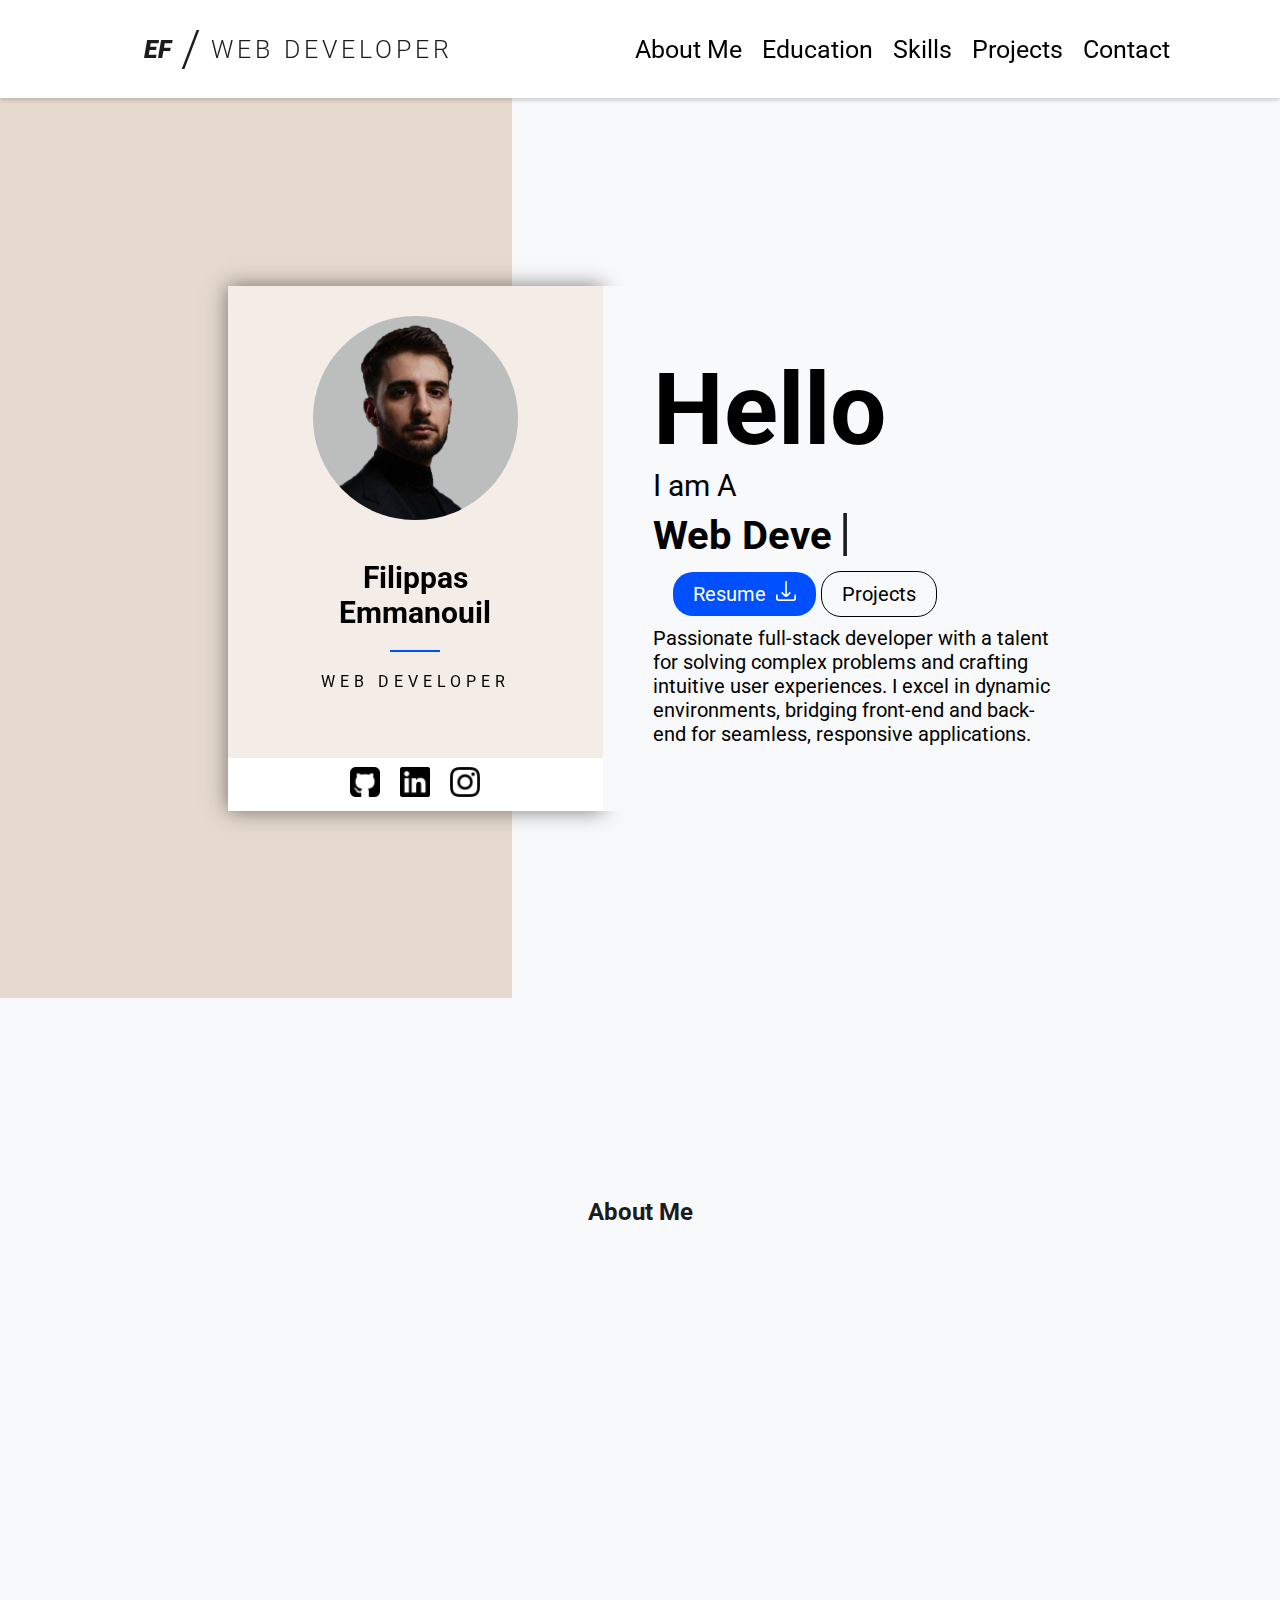
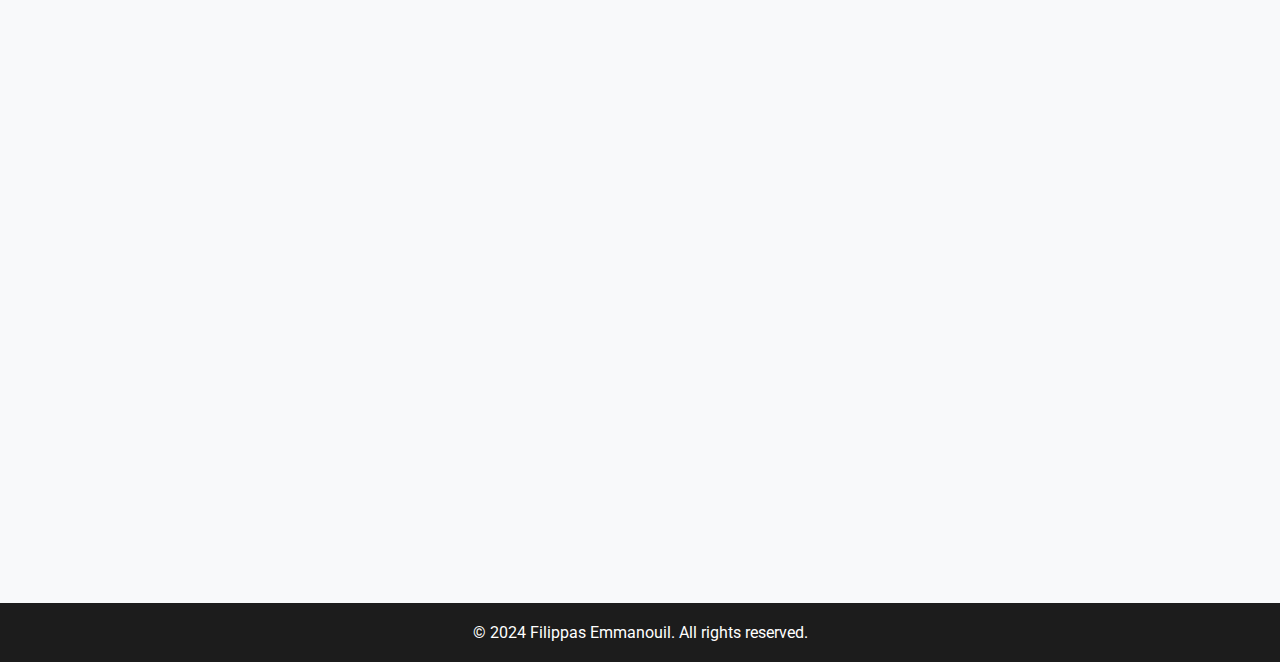
<file: index.html>
<!DOCTYPE html>
<html lang="en">
<head>
    <meta charset="UTF-8">
    <meta name="viewport" content="width=device-width, initial-scale=1.0">
    <link rel="stylesheet" href="styles.css">
    <link rel="stylesheet" href="mediaqueries.css">
    <title>Portfolio</title>
    <link rel="preconnect" href="https://fonts.googleapis.com">
    <link rel="preconnect" href="https://fonts.gstatic.com" crossorigin>
    <link href="https://fonts.googleapis.com/css2?family=Roboto:ital,wght@0,100;0,300;0,400;0,500;0,700;0,900;1,100;1,300;1,400;1,500;1,700;1,900&display=swap" rel="stylesheet">
    <link rel="icon" href="Assets/favicon.png" type="image/x-icon">
    <link rel="shortcut icon" href="/Assets/favicon.png" type="image/x-icon">
    <script src="https://cdn.emailjs.com/dist/email.min.js"></script>

</head>
<body>
    <nav id="nav" class="desktop">
        <div class="desktopNav">
            <div class="logo">
                <a href="#top"><i>EF</i> <span id="slash">/</span> <SPAN id="subTitle">WEB DEVELOPER</SPAN></a>
                <div class="navLinks">
                    <ul>
                        <li><a href="#about">About Me</a></li>
                        <li><a href="#education">Education</a></li>
                        <li><a href="#skills">Skills</a></li>
                        <li><a href="#projects">Projects</a></li>
                        <li><a href="#contact">Contact</a></li>
                    </ul>
                </div>
            </div>
        </div>
    </nav>

    <div class="off-screen-menu">
        <ul>
            <li><a href="#about">About Me</a></li>
            <li><a href="#education">Education</a></li>
            <li><a href="#projects">Projects</a></li>
            <li><a href="#contact">Contact</a></li>
        </ul>
    </div>
    <nav class="hamNav">
        <a href="#top" id="homeLong"><i>EF</i> <span id="slash">/</span> <SPAN id="subTitle">WEB DEVELOPER</SPAN></a>
        <a href="#top" id="homeShort"><i>Filippas</i></a>

        <div class="ham-menu">
            <span></span>
            <span></span>
            <span></span>
        </div>
    </nav>

    <div id="hero" class="hero">
        <div class="heroWrapper">
            <div class="heroCard hidden">
                <div class="heroIntro">
                    <img src="Assets/test.png" alt="">
                    <h3>Filippas <br>Emmanouil</h3>
                    <span id="line"></span>
                    <p>WEB DEVELOPER</p>
                    <div class="socials">
                        <a href="https://github.com/Filippas-Em" target="_blank"><img id="socialImg" src="Assets/github.256x244.png" alt=""></a>
                        <a href="https://www.linkedin.com/in/emmanouil-filippas-6ba607328/" target="_blank"><img id="socialImg" src="Assets/social-linkedin.256x256.png" alt=""></a>
                        <a href="https://www.instagram.com/manos_filippas/"target="_blank"><img id="socialImg" src="Assets/instagram-fill.256x256.png" alt=""></a>
                    </div>
                </div>
                <div class="heroMain">
                    <h1>Hello</h1>
                    <div class="herotypwritter">
                        <div class="typewriterContainer">
                            <div class="typewriter">
                                <span>I am A</span>
                                <br>
                                <span id="text"></span>
                                <span id="cursor">|</span>
                            </div>
                            <div class="heroBtn">
                                <a href="Assets/CV.pdf" download="Filippas-Em-CV">Resume <img src="Assets/download.png" alt=""></a>
                                <a href="#projects">Projects</a>
                            </div>
                            <p>Passionate full-stack developer with a talent for solving complex problems and crafting intuitive user experiences. I excel in dynamic environments, bridging front-end and back-end for seamless, responsive applications.</p>
                        </div>
                </div>
            </div>
        </div>
    </div>
    </div>

    <div id="about" class="about">
        <div class="aboutContainer">
            <h2>About Me</h2>
            <div class="aboutContent hiddenLeft">
                <div class="aboutImages">
                    <img id="background" src="Assets/background.JPEG" alt="">
                    <img id="profile" src="Assets/profilepic.JPEG" alt="">
                </div>
                <div class="aboutText">
                    <p id="abttxt">As someone driven by curiosity and determination, I thrive in fast-paced environments that encourage growth and innovation. I'm a quick learner, able to adapt to new challenges efficiently while consistently delivering quality results. Collaboration is one of my core strengths, as I believe that great outcomes are often the result of strong teamwork and open communication. I’m eager to contribute my problem-solving skills and proactive mindset to projects, ensuring that both individual and team goals are met with excellence.</p>
                </div>
            </div>
            
        </div>
    </div>

    <div id="education" class="education">
        
        <div class="educationWrapper hiddenLeft">
            <h3>Education</h3>
            <div class="educationText">
                <p>I am currently a fourth-year undergraduate student at the University of Piraeus, where I am pursuing a degree in Computer Science. Throughout my academic journey, I have demonstrated a strong commitment to expanding my knowledge and skills, both through my university coursework and by completing several online courses. These experiences have provided me with a solid foundation and a deep understanding of core web development technologies, including HTML, CSS, JavaScript, PHP, and SQL.Moreover, I have taken the initiative to familiarize myself with advanced tools and frameworks such as React, MongoDB, Express, GitHub, and APIs. My hands-on experience with these technologies has enabled me to develop a comprehensive toolkit, which I am eager to apply in real-world projects and professional settings. I am passionate about continuing to learn and grow in the field of computer science, and I am confident in my ability to contribute effectively to any development team.</p>
            </div>
            <div class="educationTldr">
                <div class="row">
                    <div class="eduBox uniBox"><h3>University</h3><p>Piraeus</p></div>
                    <div class="eduBox"><h3>Department</h3><p>Digital Systems</p></div>
                </div>
                <div class="row">
                    <div class="eduBox"><h3>Military Obligations</h3><p>Fullfilled</p></div>
                    <div class="eduBox"><h3>Employment</h3><p>Open</p></div>
                </div>
            </div>
            <div class="courses">
                <p><h3>Additional Education</h3></p>
                <ul>
                    <li>The Web Developer Bootcamp 2024 (Udemy, 74hrs Complete)</li>
                    <li>CS50: Introduction to Computer Science(Harvard University, in Progress)</li>
                    <li>Python for Everybody (Harvard University, in Progress)</li>
                </ul>
            </div>
            
        </div>
    </div>

    <div id="skills" class="skills hiddenLeft">
        <div class="skillsWrapper">
            <h2>Skills</h2>
            <ul>
                <li><h3>Programming Languages: </h3> Python, Java, C#, JavaScript, PHP </li>
                <li><h3>Web Technologies: </h3>HTML, CSS, Node.js</li>
                <li><h3>Databases: </h3>MySql, MongoDB</li>
                <li><h3>Tools & Frameworks: </h3>Git, React, Bootstrap, Unix</li>
                <li><h3>Other Skills: </h3>REST, APIs</li>
            </ul>
        </div>
    </div>


    <div id="projects" class="projects">
        <div class="projectsWrapper">
            <div class="projectsBoxes">
                <div class="projBox hiddenLeft">
                    <h3>PixelPerfect <a href="https://github.com/Filippas-Em/PixelPerfect" target="_blank"><img id="socialImg" src="Assets/github.256x244.png" alt=""></a></h3>
                    <img src="Assets/pixelPerfectTemp.png" alt="">
                    <span id="dash"></span>
                    <div class="projectsDescription">
                        <div class="projDesc">
                            <h3>Project Description</h3>
                            <p>PixelPerfect is a sleek and animated landing page for a fictional agency specializing in web design and development, graphic design, and digital marketing. This project demonstrates my skills in creating visually appealing and functional web pages. The contact form is powered by Node.js and Nodemailer for seamless communication.</p></div>
                        <div class="projTech">
                            <h3>Technologies Used</h3>
                            <p>Html Css JavaScript nodeJs</p>
                        </div>
                    </div>
                    <a class="projectButton" href="https://pxlperfect.online" target="_blank">Check it out!</a>
                </div>
                <div class="projBox hiddenLeft">
                    <h3>WeatherApp <a href="https://github.com/Filippas-Em/WeatherApp" target="_blank"><img id="socialImg" src="Assets/github.256x244.png" alt=""></a></h3>
                    <img src="Assets/weatherAppTemp.png" alt="">
                    <span id="dash"></span>
                    <div class="projectsDescription">
                        <div class="projDesc">
                            <h3>Project Description</h3>
                            <p>WeatherApp is a user-friendly weather application that provides current weather conditions as well as forecasts for the next two days for any city worldwide. Utilizing the OpenWeather API, this project highlights my ability to integrate third-party APIs and create dynamic, data-driven applications.</p></div>
                        <div class="projTech">
                            <h3>Technologies Used</h3>
                            <p>Html Css JavaScript</p>
                        </div>
                    </div>
                    <a class="projectButton" href="https://efweather.online" target="_blank">Check it out!</a>
                </div>
                <div class="projBox hiddenLeft">
                    <h3>GuestNest <a href="https://github.com/Filippas-Em/GuestNest" target="_blank"><img id="socialImg" src="Assets/github.256x244.png" alt=""></a></h3>
                    <img src="Assets/guestNestMockup.png" alt="">
                    <span id="dash"></span>
                    <div class="projectsDescription">
                        <div class="projDesc">
                            <h3>Project Description</h3>
                            <p>GuestNest is a full-featured web application inspired by Airbnb. Users can create accounts, log in, list properties, and book accommodations. The project showcases my proficiency in front-end and back-end validation, backend data handling, and database management.</p></div>
                        <div class="projTech">
                            <h3>Technologies Used</h3>
                            <p>Html Css JavaScript PHP MySQL</p>
                        </div>
                    </div>
                    <a class="projectButton" href="http://filippas.works/index.php" target="_blank">Check it out!</a>
                </div>
            </div>
        </div>
    </div>

    <div class="contact" id="contact">
        <div class="contactWrapper">
            
            <div class="contactContainer hidden">
                <form id="contactForm" action="send_mail.php" method="POST">
                    <h2>Send a Message</h2>
                    <div class="contactForm">
                        <div class="formGroup">
                            <label for="name">Name</label>
                            <input type="text" id="name" name="name" required>
                        </div>
                        <div class="formGroup">
                            <label for="email">Email</label>
                            <input type="email" id="email" name="email" required>
                        </div>
                        <div class="formGroup">
                            <label for="message">Message</label>
                            <textarea name="message" id="message" cols="30" rows="10" required></textarea>
                        </div>
                        <div id="responseMessage"></div>
                    <button type="submit">Send</button>
                    </div>
                </form>
                <span id="coll"></span>
                
                <div class="contactAddress">
                    <h2>Get in Touch</h2>
                    <div class="infoLinks">
                        <p>
                            <a href="https://www.google.com/maps?q=Laskaridou+54,+Kallithea+176+76,+Athens" target="_blank">
                                <img src="Assets/location.png" alt="addressIcon">
                                Laskaridou 54, Kallithea 176 76, Athens
                            </a>
                        </p>
                        <p>
                            <a href="tel:+306943694628">
                                <img src="Assets/smartphone-call.png" alt="phoneIcon">
                                (+30) 694 369 4628
                            </a>
                        </p>
                        <p>
                            <a href="mailto:emmanouil.filippas@gmail.com">
                                <img src="Assets/mail.png" alt="emailIcon">
                                emmanouil.filippas@gmail.com
                            </a>
                        </p> 
                    </div>
                    
                </div>

            </div>
        </div>
    </div>
    <footer>
        <div class="footerWrapper">
            <div class="footerContent">
                <p>© 2024 Filippas Emmanouil. All rights reserved.</p>
                
            </div>
        </div>
    </footer>
    

    <script src="script.js"></script>
    <script src="emailFunc.js"></script>
</body>
</html>
</file>
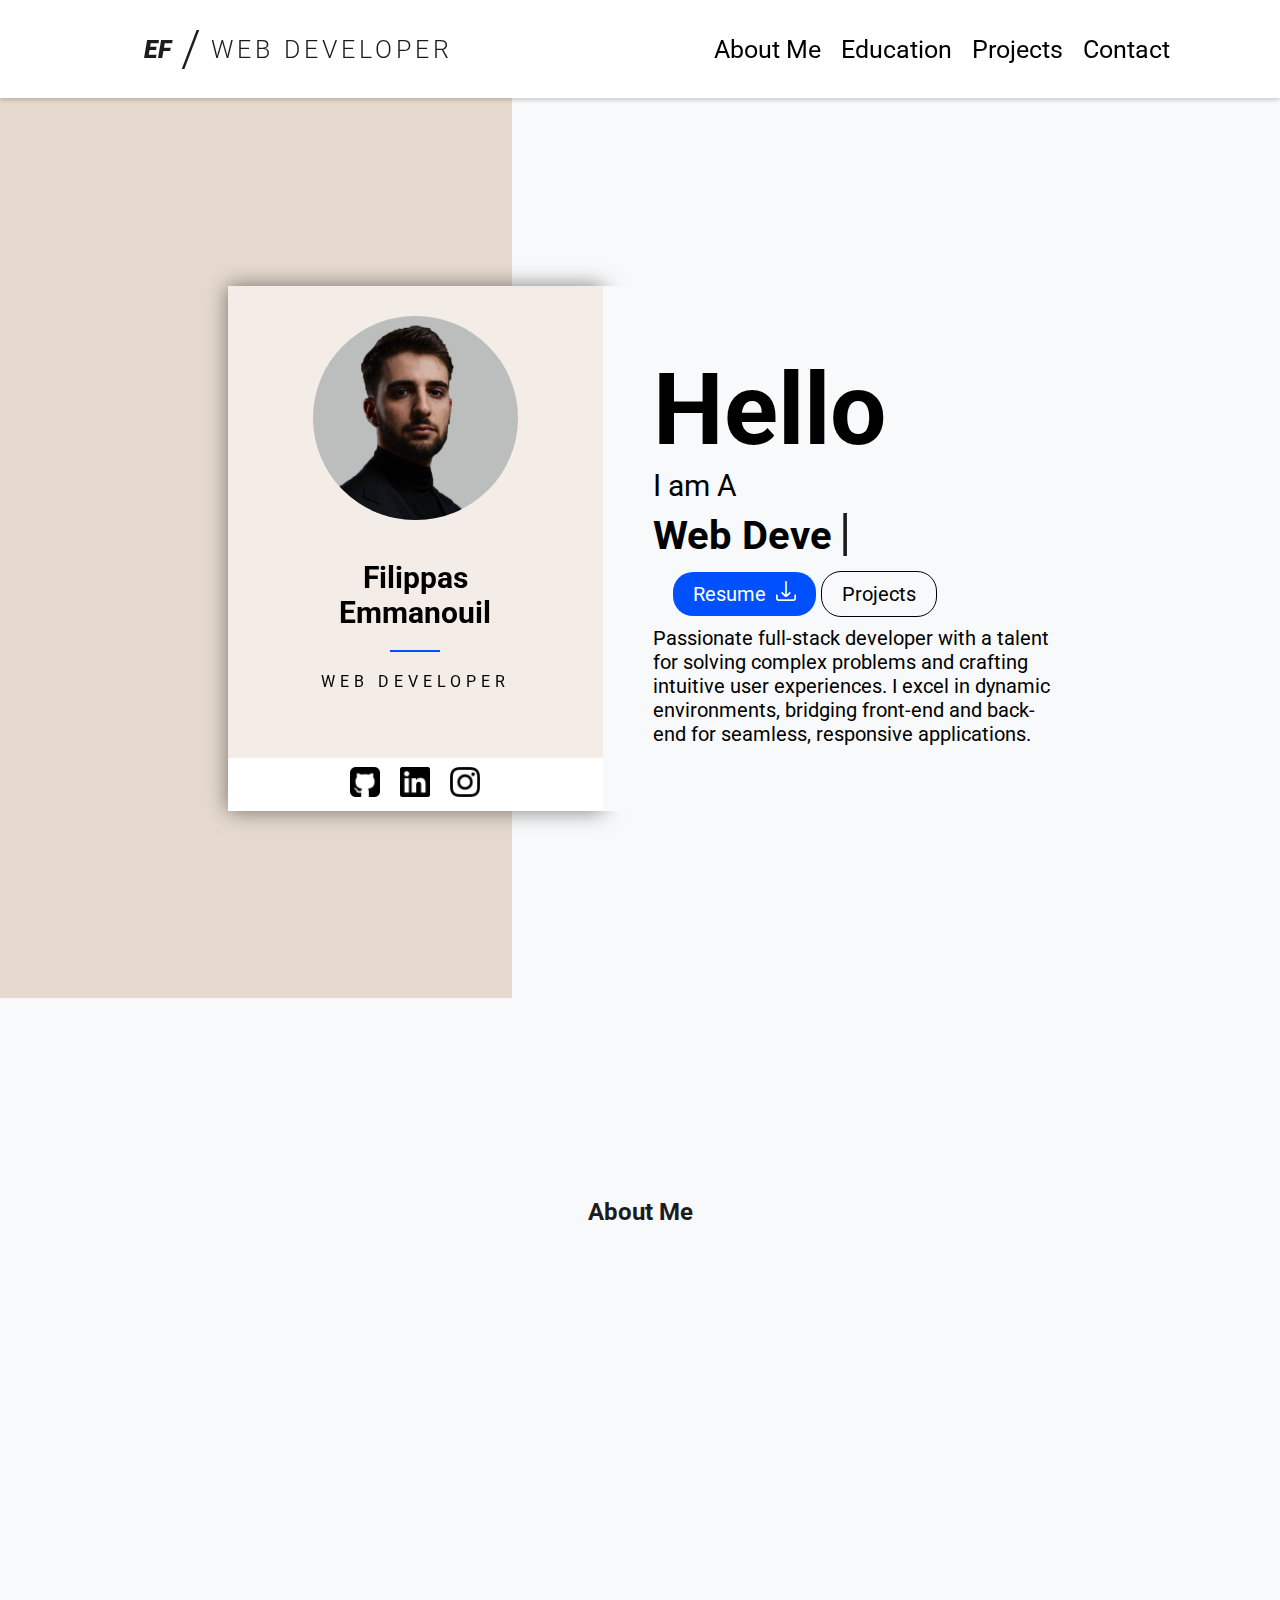
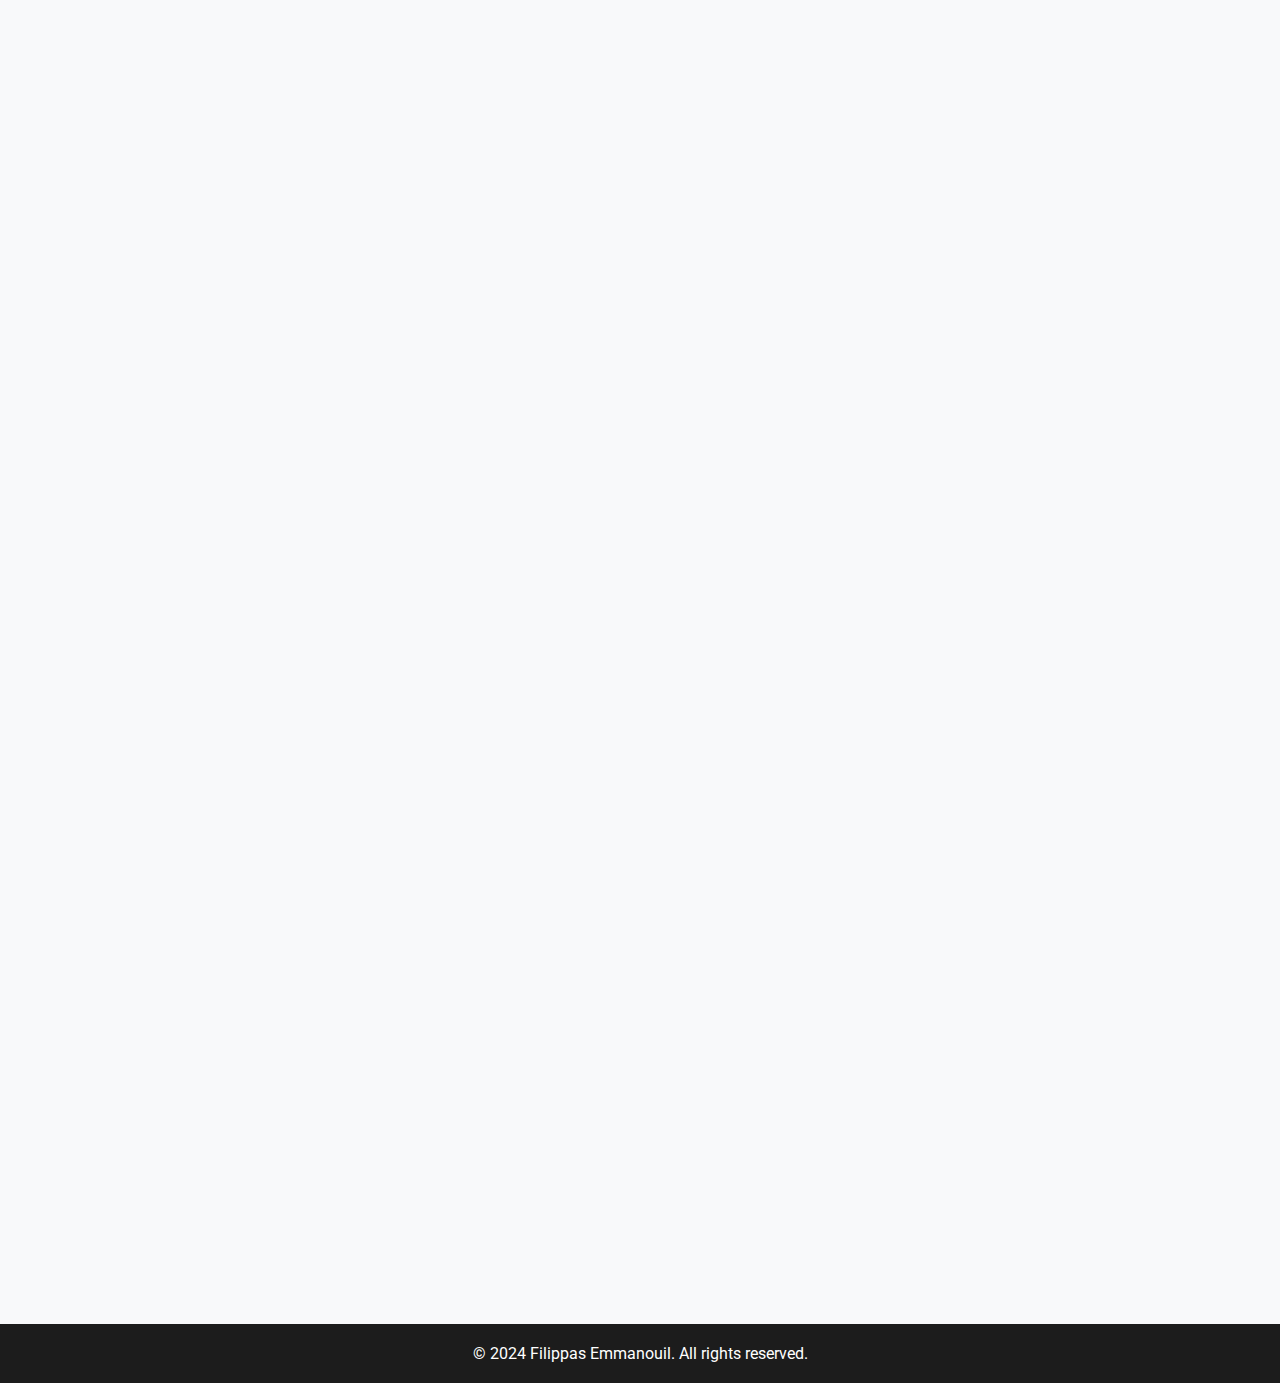
<file: home.html>
<!DOCTYPE html>
<html lang="en">
<head>
    <meta charset="UTF-8">
    <meta name="viewport" content="width=device-width, initial-scale=1.0">
    <link rel="stylesheet" href="styles.css">
    <link rel="stylesheet" href="mediaqueries.css">
    <title>Portfolio</title>
    <link rel="preconnect" href="https://fonts.googleapis.com">
    <link rel="preconnect" href="https://fonts.gstatic.com" crossorigin>
    <link href="https://fonts.googleapis.com/css2?family=Roboto:ital,wght@0,100;0,300;0,400;0,500;0,700;0,900;1,100;1,300;1,400;1,500;1,700;1,900&display=swap" rel="stylesheet">
    <link rel="icon" href="Assets/favicon.png" type="image/x-icon">
    <link rel="shortcut icon" href="/Assets/favicon.png" type="image/x-icon">
    
</head>
<body>
    <nav id="nav" class="desktop">
        <div class="desktopNav">
            <div class="logo">
                <a href="#top"><i>EF</i> <span id="slash">/</span> <SPAN id="subTitle">WEB DEVELOPER</SPAN></a>
                <div class="navLinks">
                    <ul>
                        <li><a href="#about">About Me</a></li>
                        <li><a href="#education">Education</a></li>
                        <li><a href="#projects">Projects</a></li>
                        <li><a href="#contact">Contact</a></li>
                    </ul>
                </div>
            </div>
        </div>
    </nav>

    <div class="off-screen-menu">
        <ul>
            <li><a href="#about">About Me</a></li>
            <li><a href="#education">Education</a></li>
            <li><a href="#projects">Projects</a></li>
            <li><a href="#contact">Contact</a></li>
        </ul>
    </div>
    <nav class="hamNav">
        <a href="#top" id="homeLong"><i>EF</i> <span id="slash">/</span> <SPAN id="subTitle">WEB DEVELOPER</SPAN></a>
        <a href="#top" id="homeShort"><i>Filippas</i></a>

        <div class="ham-menu">
            <span></span>
            <span></span>
            <span></span>
        </div>
    </nav>

    <div id="hero" class="hero">
        <div class="heroWrapper">
            <div class="heroCard hidden">
                <div class="heroIntro">
                    <img src="Assets/test.png" alt="">
                    <h3>Filippas <br>Emmanouil</h3>
                    <span id="line"></span>
                    <p>WEB DEVELOPER</p>
                    <div class="socials">
                        <a href="https://github.com/Filippas-Em" target="_blank"><img id="socialImg" src="Assets/github.256x244.png" alt=""></a>
                        <a href="https://www.linkedin.com/in/emmanouil-filippas-6ba607328/" target="_blank"><img id="socialImg" src="Assets/social-linkedin.256x256.png" alt=""></a>
                        <a href="https://www.instagram.com/manos_filippas/"target="_blank"><img id="socialImg" src="Assets/instagram-fill.256x256.png" alt=""></a>
                    </div>
                </div>
                <div class="heroMain">
                    <h1>Hello</h1>
                    <div class="herotypwritter">
                        <div class="typewriterContainer">
                            <div class="typewriter">
                                <span>I am A</span>
                                <br>
                                <span id="text"></span>
                                <span id="cursor">|</span>
                            </div>
                            <div class="heroBtn">
                                <a href="Assets/CV.pdf" download="Filippas-Em-CV">Resume <img src="Assets/download.png" alt=""></a>
                                <a href="#projects">Projects</a>
                            </div>
                            <p>Passionate full-stack developer with a talent for solving complex problems and crafting intuitive user experiences. I excel in dynamic environments, bridging front-end and back-end for seamless, responsive applications.</p>
                        </div>
                </div>
            </div>
        </div>
    </div>
    </div>

    <div id="about" class="about">
        <div class="aboutContainer">
            <h2>About Me</h2>
            <div class="aboutContent hiddenLeft">
                <div class="aboutImages">
                    <img id="background" src="Assets/background.JPEG" alt="">
                    <img id="profile" src="Assets/profilepic.JPEG" alt="">
                </div>
                <div class="aboutText">
                    <p id="abttxt">As someone driven by curiosity and determination, I thrive in fast-paced environments that encourage growth and innovation. I'm a quick learner, able to adapt to new challenges efficiently while consistently delivering quality results. Collaboration is one of my core strengths, as I believe that great outcomes are often the result of strong teamwork and open communication. I’m eager to contribute my problem-solving skills and proactive mindset to projects, ensuring that both individual and team goals are met with excellence.</p>
                </div>
            </div>
            
        </div>
    </div>

    <div id="education" class="education">
        
        <div class="educationWrapper hiddenLeft">
            <h3>Education</h3>
            <div class="educationText">
                <p>I am currently a third-year undergraduate student at the University of Piraeus, where I am pursuing a degree in Computer Science. Throughout my academic journey, I have demonstrated a strong commitment to expanding my knowledge and skills, both through my university coursework and by completing several online courses. These experiences have provided me with a solid foundation and a deep understanding of core web development technologies, including HTML, CSS, JavaScript, PHP, and SQL.Moreover, I have taken the initiative to familiarize myself with advanced tools and frameworks such as React, MongoDB, Express, GitHub, and APIs. My hands-on experience with these technologies has enabled me to develop a comprehensive toolkit, which I am eager to apply in real-world projects and professional settings. I am passionate about continuing to learn and grow in the field of computer science, and I am confident in my ability to contribute effectively to any development team.</p>
            </div>
            <div class="educationTldr">
                <div class="row">
                    <div class="eduBox uniBox"><h3>University</h3><p>Piraeus</p></div>
                    <div class="eduBox"><h3>Department</h3><p>Digital Systems</p></div>
                </div>
                <div class="row">
                    <div class="eduBox"><h3>Military Obligations</h3><p>Fullfilled</p></div>
                    <div class="eduBox"><h3>Employment</h3><p>Open</p></div>
                </div>
            </div>
        </div>
    </div>

    <div id="projects" class="projects">
        <div class="projectsWrapper">
            <div class="projectsBoxes">
                <div class="projBox hiddenLeft">
                    <h3>PixelPerfect <a href="https://github.com/Filippas-Em/PixelPerfect" target="_blank"><img id="socialImg" src="Assets/github.256x244.png" alt=""></a></h3>
                    <img src="Assets/pixelPerfectTemp.png" alt="">
                    <span id="dash"></span>
                    <div class="projectsDescription">
                        <div class="projDesc">
                            <h3>Project Description</h3>
                            <p>PixelPerfect is a sleek and animated landing page for a fictional agency specializing in web design and development, graphic design, and digital marketing. This project demonstrates my skills in creating visually appealing and functional web pages. The contact form is powered by Node.js and Nodemailer for seamless communication.</p></div>
                        <div class="projTech">
                            <h3>Technologies Used</h3>
                            <p>Html Css JavaScript nodeJs</p>
                        </div>
                    </div>
                    <a class="projectButton" href="" target="_blank">Check it out!</a>
                </div>
                <div class="projBox hiddenLeft">
                    <h3>WeatherApp <a href="https://github.com/Filippas-Em/WeatherApp" target="_blank"><img id="socialImg" src="Assets/github.256x244.png" alt=""></a></h3>
                    <img src="Assets/weatherAppTemp.png" alt="">
                    <span id="dash"></span>
                    <div class="projectsDescription">
                        <div class="projDesc">
                            <h3>Project Description</h3>
                            <p>WeatherApp is a user-friendly weather application that provides current weather conditions as well as forecasts for the next two days for any city worldwide. Utilizing the OpenWeather API, this project highlights my ability to integrate third-party APIs and create dynamic, data-driven applications.</p></div>
                        <div class="projTech">
                            <h3>Technologies Used</h3>
                            <p>Html Css JavaScript</p>
                        </div>
                    </div>
                    <a class="projectButton" href="" target="_blank">Check it out!</a>
                </div>
                <div class="projBox hiddenLeft">
                    <h3>GuestNest <a href="https://github.com/Filippas-Em/GuestNest" target="_blank"><img id="socialImg" src="Assets/github.256x244.png" alt=""></a></h3>
                    <img src="Assets/guestNestMockup.png" alt="">
                    <span id="dash"></span>
                    <div class="projectsDescription">
                        <div class="projDesc">
                            <h3>Project Description</h3>
                            <p>GuestNest is a full-featured web application inspired by Airbnb. Users can create accounts, log in, list properties, and book accommodations. The project showcases my proficiency in front-end and back-end validation, backend data handling, and database management.</p></div>
                        <div class="projTech">
                            <h3>Technologies Used</h3>
                            <p>Html Css JavaScript PHP MySQL</p>
                        </div>
                    </div>
                    <a class="projectButton" href="http://filippas.works/index.php" target="_blank">Check it out!</a>
                </div>
            </div>
        </div>
    </div>

    <div class="contact" id="contact">
        <div class="contactWrapper">
            
            <div class="contactContainer hidden">
                <form action="">
                    <h2>Send a Message</h2>
                    <div class="contactForm">
                        <div class="formGroup">
                            <label for="name">Name</label>
                            <input type="text" id="name" name="name" required>
                        </div>
                        <div class="formGroup">
                            <label for="email">Email</label>
                            <input type="email" id="email" name="email" required>
                        </div>
                        <div class="formGroup">
                            <label for="message">Message</label>
                            <textarea name="message" id="message" cols="30" rows="10" required></textarea>
                        </div>
                        <button type="submit">Send</button>
                    </div>
                </form>
                <span id="coll"></span>
                
                <div class="contactAddress">
                    <h2>Get in Touch</h2>
                    <div class="infoLinks">
                        <p>
                            <a href="https://www.google.com/maps?q=Laskaridou+54,+Kallithea+176+76,+Athens" target="_blank">
                                <img src="Assets/location.png" alt="addressIcon">
                                Laskaridou 54, Kallithea 176 76, Athens
                            </a>
                        </p>
                        <p>
                            <a href="tel:+306943694628">
                                <img src="Assets/smartphone-call.png" alt="phoneIcon">
                                (+30) 694 369 4628
                            </a>
                        </p>
                        <p>
                            <a href="mailto:emmanouil.filippas@gmail.com">
                                <img src="Assets/mail.png" alt="emailIcon">
                                emmanouil.filippas@gmail.com
                            </a>
                        </p> 
                    </div>
                    
                </div>

            </div>
        </div>
    </div>
    <footer>
        <div class="footerWrapper">
            <div class="footerContent">
                <p>© 2024 Filippas Emmanouil. All rights reserved.</p>
                
    </footer>

    <script src="script.js"></script>
</body>
</html>
</file>
<file: styles.css>
* {
    margin: 0;
    padding: 0;
}

html {
    scroll-behavior: smooth;
    overflow-x: hidden
}

body{
    font-family: "Roboto", sans-serif;
    background-color:  #f8f9fa;
    
}


#slash{
    font-size: 50px;
    margin: 0 10px;
    font-weight: 300;
}

#subTitle{
    font-weight: 300;
    letter-spacing: 4px;
}

.desktopNav{
    display: flex;
    padding: 20px;
    
    box-shadow: 0px 2px 4px rgba(0, 0, 0, 0.1);
}

.logo{
    margin-left: 10%;
    display: flex;
    width: 100%;
}


.logo a {
    color: #1C1C1C;
    font-size: 25px;
    font-weight: 900;
    display: flex;
    align-items: center;
}



a {
    text-decoration: none;
}

.navLinks{
    display: flex;
    align-items: center;
    margin-left: auto;
}

.navLinks ul {
    display: flex;
    list-style-type: none;
    margin-right: 70px;
}

.navLinks a {
    position: relative;
    text-decoration: none; 
    color: black; 
    margin-right: 20px;
    font-size: 25px;
    font-weight: 400;
}

.navLinks a::after {
    content: ''; 
    position: absolute;
    left: 0;
    bottom: 0;
    width: 0; 
    height: 2px; 
    background-color: black; 
    transition: width 0.3s ease-out; 
    
}

.navLinks a:hover::after {
    width: 100%; 
    
}


#logo {
    width: 50px;
}

.heroWrapper{
    display: flex;
    justify-content: center;
    align-items: center;
    background: linear-gradient(90deg, #e6dace 40%, #f8f9fa 40%);
    min-height: 500px;
    min-height: 100vh;
}

.heroCard{
    display: flex;
    width: 100%;
    align-items: center;
    justify-content: center;
    flex-wrap: wrap;
}

.heroIntro{
    order: 1;
    display: flex;
    flex-direction: column;
    justify-content: center;
    align-items: center;
    background-color:#f4ece6 ;
    min-width: 300px;
    width: 375px;
    height: 525px;
    box-shadow: 0 0 20px rgba(0, 0, 0, 0.5);
}

.heroIntro img{
    width: 205px;
    background-color: #bcbdbd;
    border-radius: 200px;
    margin-bottom: 40px;
    margin-top: 30px;
}
.heroIntro h3{
    font-size: 30px;
    text-align: center;
}

.heroIntro p {
    letter-spacing: 5px;
}
.heroMain{
    order: 2;
    display: flex;
    flex-direction: column;
    justify-content: center;
    min-width: 360px;
    padding-left: 50px;
    z-index: 100;
    height: 525px;
    background-color: #f8f9fa;
}

.heroMain h1 {
    font-size: 100px;
}
#socialImg{
    all: unset;
    width: 30px;
    margin: 0 10px;
    
}

.heroBtn{
    margin: 20px;
}

.heroBtn img {
    width: 20px;
    margin-left: 5px ;
}

.heroBtn a {
    color: #000;
    padding: 10px 20px;
    border-radius: 20px;
    border: solid black 1px;
    transition: all 0.4s ease;
    
}

.heroBtn a:nth-child(1) {
    color: #fff;
    background-color: #0050ff;
    border: none;
    
}
.heroBtn a:nth-child(1):hover {
    background-color: #246aff;
}
.heroBtn a:nth-child(2):hover{
    background-color:#ced4da ;
}

.socials a {
    transition: all 0.4s ease;
}
.socials a:hover{
    scale: 1.3;
}
.socials{
    margin-top: auto;
    background-color: #ffffff;
    width: 100%;
    height: 53px;
    display: flex;
    justify-content: center;
    align-items: center;
}

#line {
    background-color: #0050ff;
    width: 50px;
    height: 2px;
    margin:  20px 0px;
}

.typewriter{
    font-size: 30px;
    
}

.typewriterContainer p {
    
    max-width: 400px;
    min-width: 300px;
}
#text{
    font-size: 40px;
    font-weight: 700;
}

.herotypwritter{
    font-size: 20px;
}

#cursor {
    display: inline-block;
    width: 10px;
    color: #1C1C1C;
    font-size: 50px;
    animation: blink 1s step-end infinite;
}

@keyframes blink {
    from, to {
        visibility: visible;
    }
    50% {
        visibility: hidden;
    }
}
.aboutImages img{
    width: 300px;
    border-radius: 20px;
}

.aboutImages{
    position: relative;
    float: left;
    width: 350px;
}

#background{
    position: absolute;
}

#profile{
    position: absolute;   
    top: 40px;
    left: 40px;
}

.about{
    margin-bottom: 200px;
}

.aboutContainer{
    padding-top: 200px;
    display: flex;
    flex-direction: column;
    justify-content: center;
    align-items: center;
    color: #1C1C1C;
}

.aboutContent{
    display: flex;
    flex-wrap: wrap;
    justify-content: center;
    margin-top: 50px;
}

.aboutText{
    width: 40%;
    margin-left: 40px;
}

#abttxt {
    font-size: 25px;
}

.education {
    padding-top: 100px;
    display: flex;
    justify-content: center;
    align-items: center;
}
.educationWrapper {
    display: flex;
    justify-content: center;
    align-items: center;
    flex-direction: column;
    width: 50%;
    font-size: 25px;
    color:#1C1C1C;
}



.row {
    display: flex;
    flex-wrap: wrap;
}

.eduBox {
    margin: 20px;
}

.uniBox{
    margin-right: 120px;
}
.educationText{
    margin-top: 20px;
}

.projects{
    margin: 200px 0;
}

.projectsBoxes{
    display: flex;
    justify-content: center;
    align-items: center;
    flex-wrap: wrap;
}

.projBox img{
    min-width: 300px;
    max-width: 300px;
}

.projBox {
    display: flex;
    flex-direction: column;
    justify-content: center;
    align-items: center;
    margin: 30px;
    padding: 20px;
    background-color: white;
    border-radius: 5px;
    box-shadow: 0 0 20px rgba(0, 0, 0, 0.5);
    min-height: 700px;
}

.projBox h3 {
    display: flex;
    justify-content: center;
    align-items: center;
}

.projBox h3 a {
    transition: all ease 0.4s;
}

.projBox h3 a:hover {
    scale: 1.2;
}

#dash{
    width: 70%;
    height: 2px;
    background-color: #000;
}

.projDesc{
    margin: 20px 0;
    width: 300px;
}
.projTech{
    margin: 20px 0;
    margin-bottom: 50px;
    text-align: center;
}


.projectButton {
    position: relative;
    display: inline-block;
    padding: 10px 20px;
    color: #000; 
    background-color: transparent; 
    border: 2px solid #000; 
    overflow: hidden;
    text-decoration: none;
    transition: color 0.4s ease-out;
    z-index: 0; 
    
}

.projectButton::before {
    content: '';
    position: absolute;
    top: 0;
    left: 0;
    width: 100%;
    height: 100%;
    background-color: #000; 
    z-index: -1; 
    transform: scaleX(0);
    transform-origin: left;
    transition: transform 0.4s ease-out;
}

.projectButton:hover {
    color: #fff; 
}

.projectButton:hover::before {
    transform: scaleX(1); 
}


html {
    scroll-behavior: smooth;
}


.off-screen-menu{
    background-color: #f8f9fa;
    height: 100vh;
    width: 450px;
    position: fixed;
    top: 0;
    right: -450px;
    display: flex;
    flex-direction: column;
    justify-content: center;
    align-items: center;
    text-align: center;
    font-size: 3rem;
    transition: .3s ease;
    z-index: 1000;
    
}

.off-screen-menu a {
    text-decoration: none;
    color: black;
}

.off-screen-menu ul {
    list-style-type: none;
}

.off-screen-menu ul li{
    margin-bottom: 30px;
}

.off-screen-menu.active{
    right: 0;
}

.hamNav{
    padding: 1rem;
    display: flex;
    
}

.ham-menu{
    height: 50px;
    width: 50px;
    margin-left: auto;
    position: relative;
    z-index: 1001;
}

.ham-menu span {
    height: 5px;
    width: 100%;
    background-color: black;
    border-radius: 25px;
    position: absolute;
    top: 50%;   
    left: 50%;
    transform: translate(-50%, -50%);
    transition: .3s ease;
}

.ham-menu span:nth-child(1){
    top: 25%;
}
.ham-menu span:nth-child(3){
    top: 75%;
}

.ham-menu.active span:nth-child(1){
    top: 50%;
    transform: translate(-50%, -50%) rotate(45deg);
}

.ham-menu.active span:nth-child(2){
    opacity: 0;
}

.ham-menu.active span:nth-child(3){
    top: 50%;
    transform: translate(-50%, -50%) rotate(-45deg);
}

.hamNav a {
    z-index: 1001;
    color: #1C1C1C;
    font-size: 25px;
    font-weight: 900;
    display: flex;
    align-items: center;
}

.desktop, .hamNav {
    transform: translateY(0);
    transition: transform 0.3s ease-in-out;
    position: sticky;
    top: 0;
    z-index: 1000;
    background-color: white; 
    box-shadow: 0 2px 5px rgba(0, 0, 0, 0.1); 
}

.desktop, .hamNav.visible {
    transform: translateY(0); 
}

.desktop:not(.visible), .hamNav:not(.visible) {
    transform: translateY(-100%); 
}

.contact{
    width: 100%;
}
.contactWrapper{
    display: flex;
    justify-content: center;
    align-items: center;
    flex-direction: column;
    margin-bottom: 100px;
}
.contactContainer{
    display: flex;
    justify-content: center;
    align-items: center;
    flex-wrap: wrap;
    padding: 20px;
    background-color: white;
    box-shadow: 0 4px 8px rgba(0, 0, 0, 0.1);
    border-radius: 10px;
    margin: 20px;
}

form {
    display: flex;
    flex-direction: column;
    align-items: center;
}

.formGroup{
    margin: 35px 0;
    position: relative;
}

.formGroup input{
    width: 100%;
    height: 30px;
    border: none;
    border-bottom: solid 1px black;
    font-size: 25px;
}

.formGroup textarea{
    width: 100%;
    height: 100px;
    font-size: 23px;
}

.formGroup input:focus{
    outline: none;
}
.contactForm label {
    position: absolute;
    top: 2px;
    font-size: 23px;
    transition: all 0.3s ease;
}

form button {
    background-color: #0050ff;
    color: white;
    border: none;
    font-size: 20px;
    padding: 10px 35px;
    border-radius: 5px;
    transition: all 0.2s ease;
    margin-top: 35px;
}
form button:hover {
    background-color: #246aff;
    cursor: pointer;

}

.contactAddress{
    display: flex;
    justify-content: center;
    align-items: center;
    flex-direction: column;
    height: 380px;
}

.contactAddress h2{
    margin-bottom: auto;
}

.infoLinks{
    margin-bottom: 120px;   
}

#coll{
    background-color: #949494;
    width: 2px;
    height: 300px;
    margin: 25px;
    border-radius: 20px;
}

.infoLinks p a {
    color: black;
    font-size: 18px;
    display: flex;
    align-items: center;
    margin: 20px 0;
    text-decoration: underline;
}

.infoLinks p a img {
    margin-right: 10px;
    width: 30px;
}
.footerContent{
    display: flex;
    justify-content: center;
    align-items: center;
    flex-direction: column;
    background-color: #1C1C1C;
    color: white;
    padding: 20px;
}

.hidden {
    opacity: 0;
    filter: blur(10px);
    transition: all 1.5s ease;
}

.hiddenLeft {
    opacity: 0;
    filter: blur(10px);
    transform: translateX(-100%);
    transition: all 1.5s ease;
}


.show {
    opacity: 1;
    filter: blur(0px);
    transform: translate(0);
}       

.projBox:nth-child(1){
    transition-delay: 200ms;
}
.projBox:nth-child(2){
    transition-delay: 400ms;
}
.projBox:nth-child(3){
    transition-delay: 600ms;
}
#responseMessage{
    height: 20px;
}

.formGroup:nth-child(3){
    margin-bottom: 0;
}

.courses {
    margin-top: 50px;
}

.skills{
    display: flex;
    width: 100%;
}
.skillsWrapper{
    width: 100%;
    display: flex;
    justify-content: center;
    align-items: center;
    flex-direction: column;
    margin: 100px 40px;
    margin-top: 200px;
    font-size: 25px;    
    line-height: 1.8;
}

.skillsWrapper ul li h3{
    display: inline;
}
</file>
<file: mediaqueries.css>
@media screen and (max-width: 1100px) {
    .desktopNav {
        display: none;
    }
    
}

@media screen and (min-width: 1101px) {
    .hamNav {
        display: none;
    }
    
}

@media screen and (max-width: 824px) {
    .heroWrapper{
        background: none;

    }
    .heroIntro{
        margin: 40px;
    }
    .heroMain{
        padding: 0;
        margin: 10px;
    }
    .aboutContent{
        margin-top: 0px;
    }
    .aboutContainer{
        padding-top: 100px;
    }
    .education{
        padding-top: 0 ;
    }

    

    .heroIntro {
        order: 2;
    }

    .heroMain {
        order: 1;
    }
}

@media screen and (max-width: 400px) {
    .typewriter{
        height: 146px;
    }
}

@media screen and (min-width:431px){
    #homeShort{
        display: none;
    }
}

@media screen and (max-width: 430px) {
    #homeLong{
        display: none;
    }
    #homeShort{
        margin-left: 20px;
        font-size: 35px;
    }
    .off-screen-menu{
        width: 100vw;
    }

}


@media screen and (max-width: 1000px) {
    .aboutImages{
        display: none;
    }
    .aboutText{
        width: 100%;
        margin: 40px;
    }
    .educationWrapper{
        width: 100%;
        margin: 40px;
    }
}

@media screen and (max-width: 350px) {
    .heroMain{
        min-width: unset;
    }
    .heroBtn{
        margin: 20px 0px ;
    }
}

@media screen and (max-width: 883px) {
    .infoLinks{
        margin-bottom: 0px;   
    }

    .contactAddress h2 {
        margin: 50px 0 0 0;
    }
    #coll{
        display: none;
    }
    .contactContainer{
        flex-direction: column;
    }
}
</file>
